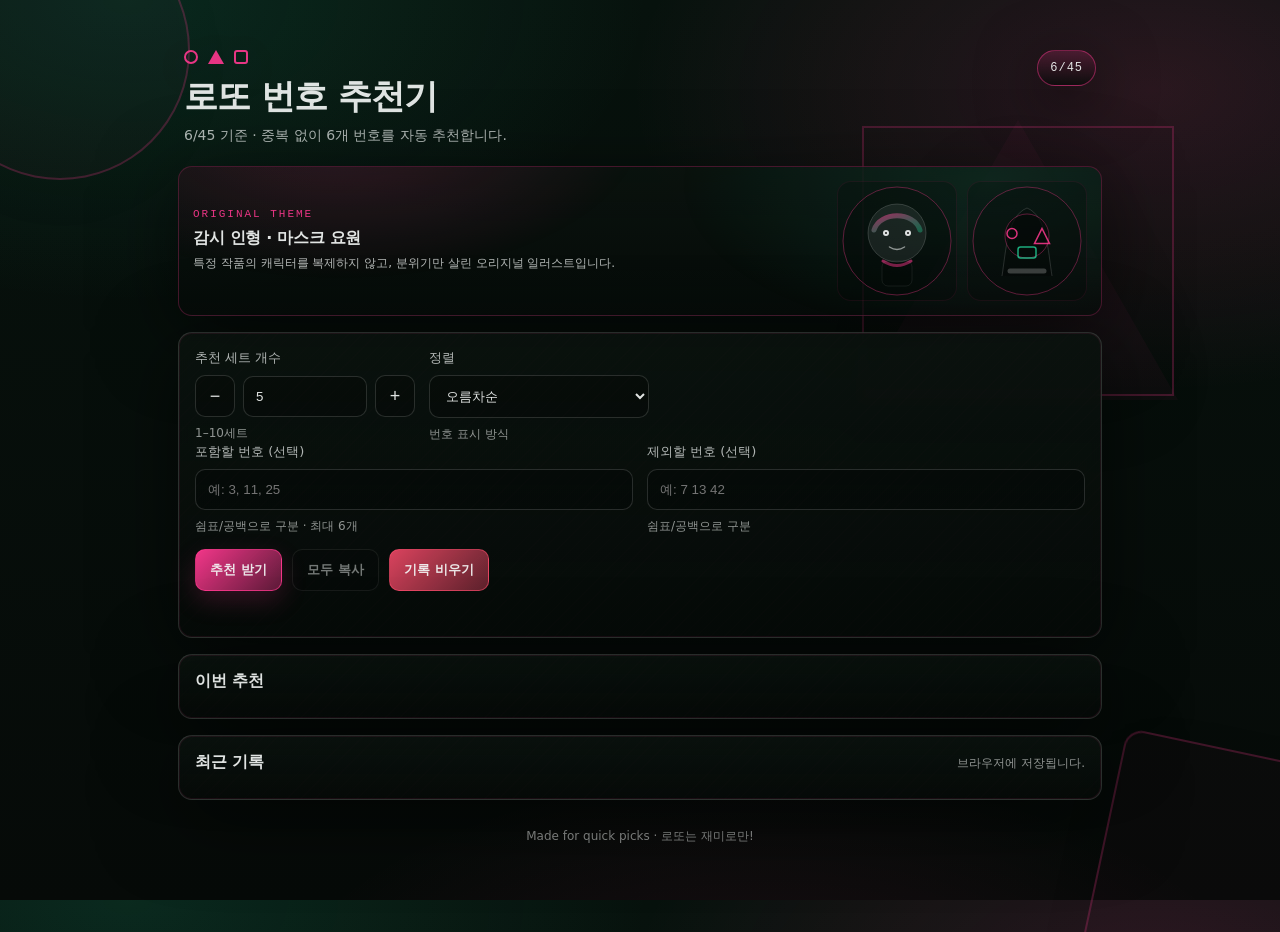
<file: index.html>
<!doctype html>
<html lang="ko">
  <head>
    <meta charset="UTF-8" />
    <meta name="viewport" content="width=device-width, initial-scale=1.0" />
    <meta name="color-scheme" content="light dark" />
    <title>로또 번호 추천기 (6/45)</title>
    <link rel="stylesheet" href="./style.css" />
  </head>
  <body>
    <div class="bgShapes" aria-hidden="true">
      <span class="shape circle"></span>
      <span class="shape triangle"></span>
      <span class="shape square"></span>
    </div>
    <main class="app" aria-label="로또 번호 추천기">
      <header class="header">
        <div>
          <div class="mark" aria-hidden="true">
            <span class="m circle"></span>
            <span class="m triangle"></span>
            <span class="m square"></span>
          </div>
          <h1 class="title">로또 번호 추천기</h1>
          <p class="subtitle">6/45 기준 · 중복 없이 6개 번호를 자동 추천합니다.</p>
        </div>
        <div class="badge" aria-label="로또 타입">
          <span class="badgeText">6/45</span>
        </div>
      </header>

      <section class="hero" aria-label="테마 일러스트">
        <div class="heroCard">
          <div class="heroText">
            <div class="heroKicker">ORIGINAL THEME</div>
            <div class="heroTitle">감시 인형 · 마스크 요원</div>
            <div class="heroSub">
              특정 작품의 캐릭터를 복제하지 않고, 분위기만 살린 오리지널 일러스트입니다.
            </div>
          </div>

          <div class="heroArt" aria-hidden="true">
            <!-- Original “watcher doll” (not a copyrighted character) -->
            <svg class="art" viewBox="0 0 240 240" role="img" aria-label="감시 인형 일러스트">
              <defs>
                <linearGradient id="dollGlow" x1="0" y1="0" x2="1" y2="1">
                  <stop offset="0" stop-color="rgba(255,57,144,0.55)" />
                  <stop offset="1" stop-color="rgba(34,212,154,0.35)" />
                </linearGradient>
              </defs>
              <circle cx="120" cy="120" r="108" fill="rgba(0,0,0,0.18)" stroke="rgba(255,57,144,0.35)" stroke-width="2" />
              <circle cx="120" cy="104" r="58" fill="rgba(243,246,245,0.08)" stroke="rgba(255,255,255,0.16)" stroke-width="2" />
              <path d="M74 98 C86 60, 154 60, 166 98" fill="none" stroke="url(#dollGlow)" stroke-width="10" stroke-linecap="round" />
              <circle cx="98" cy="104" r="6" fill="rgba(243,246,245,0.9)" />
              <circle cx="142" cy="104" r="6" fill="rgba(243,246,245,0.9)" />
              <circle cx="98" cy="104" r="2" fill="rgba(6,10,8,0.95)" />
              <circle cx="142" cy="104" r="2" fill="rgba(6,10,8,0.95)" />
              <path d="M105 132 Q120 142 135 132" fill="none" stroke="rgba(243,246,245,0.55)" stroke-width="3" stroke-linecap="round" />
              <path d="M92 160 Q120 178 148 160" fill="none" stroke="rgba(255,57,144,0.55)" stroke-width="6" stroke-linecap="round" />
              <rect x="90" y="160" width="60" height="50" rx="12" fill="rgba(0,0,0,0.16)" stroke="rgba(255,255,255,0.14)" />
            </svg>

            <!-- Original “masked agent” (generic geometric mask) -->
            <svg class="art" viewBox="0 0 240 240" role="img" aria-label="마스크 요원 일러스트">
              <circle cx="120" cy="120" r="108" fill="rgba(0,0,0,0.18)" stroke="rgba(255,57,144,0.35)" stroke-width="2" />
              <path
                d="M70 190 C78 140, 80 70, 120 54 C160 70, 162 140, 170 190"
                fill="rgba(0,0,0,0.22)"
                stroke="rgba(255,255,255,0.14)"
                stroke-width="2"
              />
              <circle cx="120" cy="110" r="44" fill="rgba(6,10,8,0.75)" stroke="rgba(255,57,144,0.35)" stroke-width="2" />
              <circle cx="90" cy="105" r="10" fill="none" stroke="rgba(255,57,144,0.85)" stroke-width="3" />
              <path d="M150 95 L165 125 L135 125 Z" fill="none" stroke="rgba(255,57,144,0.85)" stroke-width="3" />
              <rect x="102" y="132" width="36" height="22" rx="5" fill="none" stroke="rgba(34,212,154,0.8)" stroke-width="3" />
              <path d="M86 180 H154" stroke="rgba(243,246,245,0.22)" stroke-width="10" stroke-linecap="round" />
            </svg>
          </div>
        </div>
      </section>

      <section class="panel" aria-label="설정">
        <div class="row">
          <label class="field">
            <span class="label">추천 세트 개수</span>
            <div class="control">
              <button class="step" id="minusSets" type="button" aria-label="세트 개수 줄이기">−</button>
              <input
                id="setCount"
                class="input"
                type="number"
                inputmode="numeric"
                min="1"
                max="10"
                value="5"
                aria-label="추천 세트 개수"
              />
              <button class="step" id="plusSets" type="button" aria-label="세트 개수 늘리기">+</button>
            </div>
            <span class="hint">1–10세트</span>
          </label>

          <label class="field">
            <span class="label">정렬</span>
            <select id="sortMode" class="select" aria-label="정렬 방식">
              <option value="asc" selected>오름차순</option>
              <option value="none">정렬 안 함</option>
            </select>
            <span class="hint">번호 표시 방식</span>
          </label>
        </div>

        <div class="row">
          <label class="field grow">
            <span class="label">포함할 번호 (선택)</span>
            <input
              id="includeNumbers"
              class="input"
              type="text"
              placeholder="예: 3, 11, 25"
              aria-label="포함할 번호 입력"
            />
            <span class="hint">쉼표/공백으로 구분 · 최대 6개</span>
          </label>

          <label class="field grow">
            <span class="label">제외할 번호 (선택)</span>
            <input
              id="excludeNumbers"
              class="input"
              type="text"
              placeholder="예: 7 13 42"
              aria-label="제외할 번호 입력"
            />
            <span class="hint">쉼표/공백으로 구분</span>
          </label>
        </div>

        <div class="actions">
          <button id="generateBtn" class="btn primary" type="button">추천 받기</button>
          <button id="copyBtn" class="btn" type="button" disabled>모두 복사</button>
          <button id="clearBtn" class="btn danger" type="button">기록 비우기</button>
        </div>

        <div class="notice" role="status" aria-live="polite" id="notice"></div>
      </section>

      <section class="panel" aria-label="추천 결과">
        <div class="panelHeader">
          <h2 class="panelTitle">이번 추천</h2>
          <div class="panelMeta" id="metaText"></div>
        </div>

        <ol class="results" id="results" aria-label="추천 번호 목록"></ol>
      </section>

      <section class="panel" aria-label="추천 기록">
        <div class="panelHeader">
          <h2 class="panelTitle">최근 기록</h2>
          <div class="panelMeta">브라우저에 저장됩니다.</div>
        </div>

        <ul class="history" id="history" aria-label="추천 기록 목록"></ul>
      </section>

      <footer class="footer">
        <span>Made for quick picks · 로또는 재미로만!</span>
      </footer>
    </main>

    <script src="./script.js"></script>
  </body>
</html>
</file>
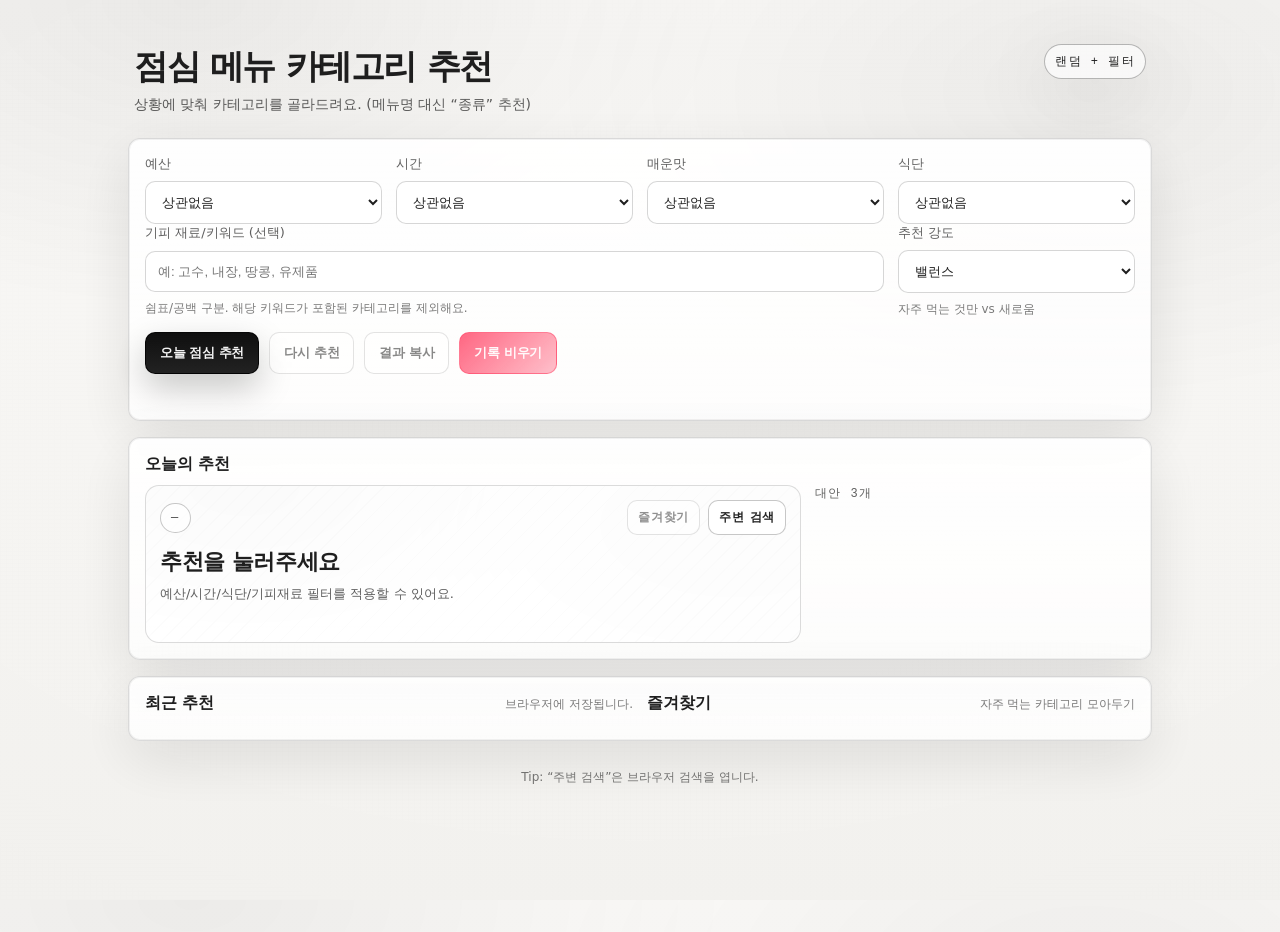
<file: lunch.html>
<!doctype html>
<html lang="ko">
  <head>
    <meta charset="UTF-8" />
    <meta name="viewport" content="width=device-width, initial-scale=1.0" />
    <meta name="color-scheme" content="light dark" />
    <title>점심 메뉴 카테고리 추천</title>
    <link rel="stylesheet" href="./lunch.css" />
  </head>
  <body>
    <main class="app" aria-label="점심 메뉴 카테고리 추천">
      <header class="header">
        <div>
          <h1 class="title">점심 메뉴 카테고리 추천</h1>
          <p class="subtitle">상황에 맞춰 카테고리를 골라드려요. (메뉴명 대신 “종류” 추천)</p>
        </div>
        <div class="pill" aria-label="팁">랜덤 + 필터</div>
      </header>

      <section class="panel" aria-label="필터">
        <div class="grid">
          <label class="field">
            <span class="label">예산</span>
            <select id="budget" class="select" aria-label="예산 선택">
              <option value="any" selected>상관없음</option>
              <option value="low">저렴(∼ 9천)</option>
              <option value="mid">보통(1만대)</option>
              <option value="high">여유(2만+)</option>
            </select>
          </label>

          <label class="field">
            <span class="label">시간</span>
            <select id="time" class="select" aria-label="시간 선택">
              <option value="any" selected>상관없음</option>
              <option value="fast">빨리(30분 내)</option>
              <option value="normal">보통</option>
              <option value="slow">여유롭게</option>
            </select>
          </label>

          <label class="field">
            <span class="label">매운맛</span>
            <select id="spice" class="select" aria-label="매운맛 선택">
              <option value="any" selected>상관없음</option>
              <option value="no">안 매운 걸로</option>
              <option value="yes">매운 것도 OK</option>
            </select>
          </label>

          <label class="field">
            <span class="label">식단</span>
            <select id="diet" class="select" aria-label="식단 선택">
              <option value="any" selected>상관없음</option>
              <option value="vegetarian">채식 위주</option>
              <option value="high_protein">단백질 위주</option>
              <option value="light">가볍게</option>
            </select>
          </label>
        </div>

        <div class="grid">
          <label class="field grow">
            <span class="label">기피 재료/키워드 (선택)</span>
            <input id="avoid" class="input" type="text" placeholder="예: 고수, 내장, 땅콩, 유제품" />
            <span class="hint">쉼표/공백 구분. 해당 키워드가 포함된 카테고리를 제외해요.</span>
          </label>

          <label class="field">
            <span class="label">추천 강도</span>
            <select id="mode" class="select" aria-label="추천 방식">
              <option value="balanced" selected>밸런스</option>
              <option value="adventurous">모험(다양성↑)</option>
              <option value="safe">무난(대중적↑)</option>
            </select>
            <span class="hint">자주 먹는 것만 vs 새로움</span>
          </label>
        </div>

        <div class="actions">
          <button id="pickBtn" class="btn primary" type="button">오늘 점심 추천</button>
          <button id="rerollBtn" class="btn" type="button" disabled>다시 추천</button>
          <button id="copyBtn" class="btn" type="button" disabled>결과 복사</button>
          <button id="clearBtn" class="btn danger" type="button">기록 비우기</button>
        </div>

        <div class="notice" id="notice" role="status" aria-live="polite"></div>
      </section>

      <section class="panel" aria-label="추천 결과">
        <div class="panelHeader">
          <h2 class="panelTitle">오늘의 추천</h2>
          <div class="panelMeta" id="meta"></div>
        </div>

        <div class="result">
          <div class="card big" id="mainCard" aria-label="메인 추천 카드">
            <div class="cardTop">
              <div class="chip" id="mainChip">—</div>
              <div class="cardActions">
                <button id="favBtn" class="miniBtn" type="button" disabled>즐겨찾기</button>
                <a id="searchLink" class="miniBtn link" href="#" target="_blank" rel="noopener">주변 검색</a>
              </div>
            </div>
            <div class="cardTitle" id="mainTitle">추천을 눌러주세요</div>
            <div class="cardDesc" id="mainDesc">예산/시간/식단/기피재료 필터를 적용할 수 있어요.</div>
            <div class="tags" id="mainTags"></div>
            <div class="examples" id="mainExamples"></div>
          </div>

          <div class="side">
            <div class="sideTitle">대안 3개</div>
            <div class="altList" id="alts"></div>
          </div>
        </div>
      </section>

      <section class="panel" aria-label="최근 기록과 즐겨찾기">
        <div class="twoCol">
          <div>
            <div class="panelHeader">
              <h2 class="panelTitle">최근 추천</h2>
              <div class="panelMeta">브라우저에 저장됩니다.</div>
            </div>
            <ul class="list" id="history"></ul>
          </div>

          <div>
            <div class="panelHeader">
              <h2 class="panelTitle">즐겨찾기</h2>
              <div class="panelMeta">자주 먹는 카테고리 모아두기</div>
            </div>
            <ul class="list" id="favs"></ul>
          </div>
        </div>
      </section>

      <footer class="footer">
        <span>Tip: “주변 검색”은 브라우저 검색을 엽니다.</span>
      </footer>
    </main>

    <script src="./lunch.js"></script>
  </body>
</html>
</file>
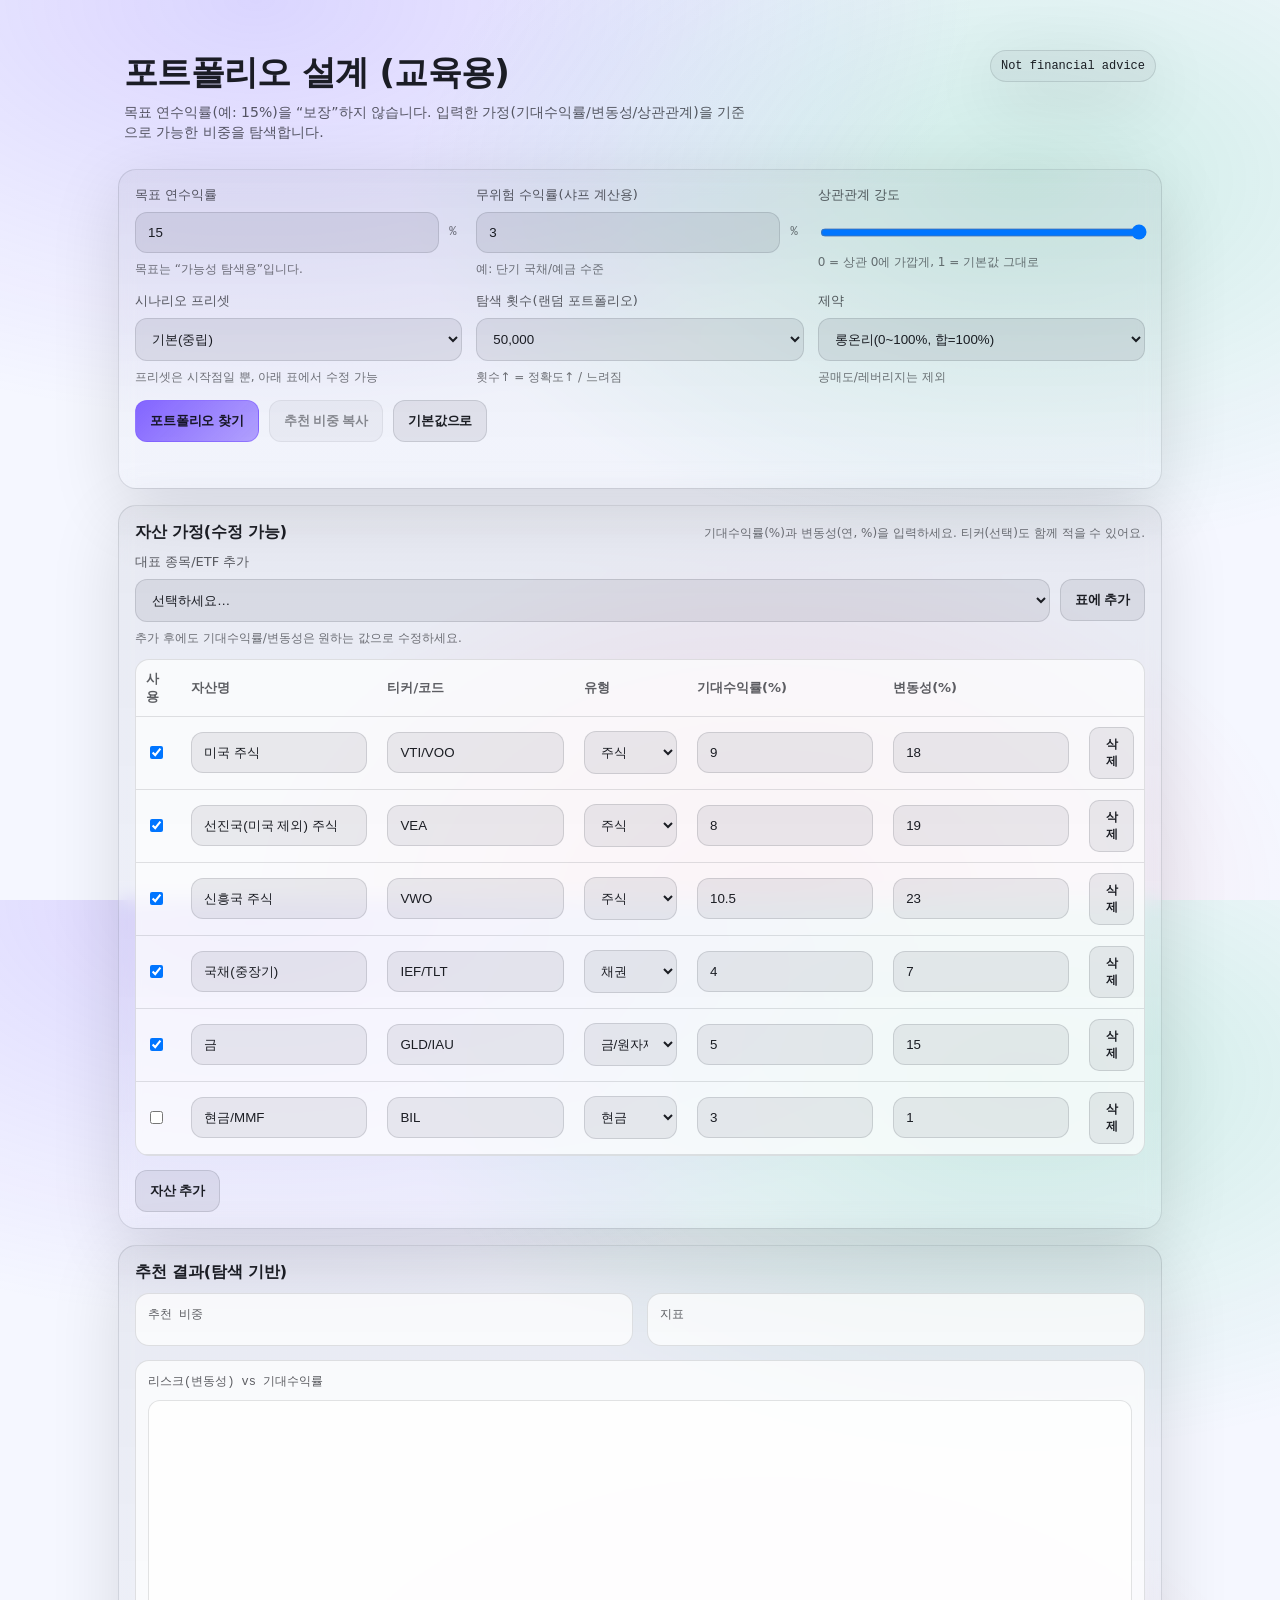
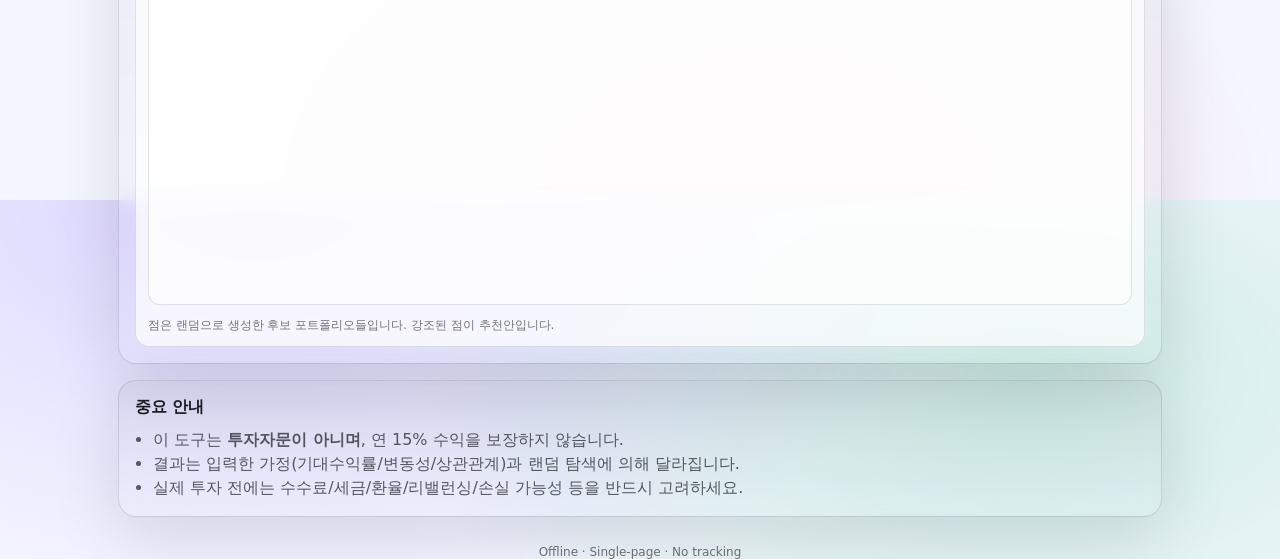
<file: portfolio.html>
<!doctype html>
<html lang="ko">
  <head>
    <meta charset="UTF-8" />
    <meta name="viewport" content="width=device-width, initial-scale=1.0" />
    <meta name="color-scheme" content="light dark" />
    <title>포트폴리오 설계(교육용) · 목표 연수익률 15%</title>
    <link rel="stylesheet" href="./portfolio.css" />
  </head>
  <body>
    <main class="app" aria-label="포트폴리오 설계 도구">
      <header class="header">
        <div>
          <h1 class="title">포트폴리오 설계 (교육용)</h1>
          <p class="subtitle">
            목표 연수익률(예: 15%)을 “보장”하지 않습니다. 입력한 가정(기대수익률/변동성/상관관계)을 기준으로
            가능한 비중을 탐색합니다.
          </p>
        </div>
        <div class="badge" aria-label="주의">Not financial advice</div>
      </header>

      <section class="panel" aria-label="가정과 설정">
        <div class="grid">
          <label class="field">
            <span class="label">목표 연수익률</span>
            <div class="inline">
              <input id="targetReturn" class="input" type="number" step="0.1" value="15" />
              <span class="unit">%</span>
            </div>
            <span class="hint">목표는 “가능성 탐색용”입니다.</span>
          </label>

          <label class="field">
            <span class="label">무위험 수익률(샤프 계산용)</span>
            <div class="inline">
              <input id="rfRate" class="input" type="number" step="0.1" value="3" />
              <span class="unit">%</span>
            </div>
            <span class="hint">예: 단기 국채/예금 수준</span>
          </label>

          <label class="field">
            <span class="label">상관관계 강도</span>
            <input id="corrScale" class="range" type="range" min="0" max="1" step="0.05" value="1" />
            <span class="hint">0 = 상관 0에 가깝게, 1 = 기본값 그대로</span>
          </label>

          <label class="field">
            <span class="label">시나리오 프리셋</span>
            <select id="preset" class="select">
              <option value="balanced" selected>기본(중립)</option>
              <option value="bull">강세(주식 수익↑)</option>
              <option value="bear">약세(주식 수익↓)</option>
            </select>
            <span class="hint">프리셋은 시작점일 뿐, 아래 표에서 수정 가능</span>
          </label>

          <label class="field">
            <span class="label">탐색 횟수(랜덤 포트폴리오)</span>
            <select id="trials" class="select">
              <option value="20000">20,000</option>
              <option value="50000" selected>50,000</option>
              <option value="100000">100,000</option>
              <option value="200000">200,000</option>
            </select>
            <span class="hint">횟수↑ = 정확도↑ / 느려짐</span>
          </label>

          <label class="field">
            <span class="label">제약</span>
            <select id="constraints" class="select">
              <option value="long_only" selected>롱온리(0~100%, 합=100%)</option>
              <option value="capped">롱온리 + 개별 최대 60%</option>
            </select>
            <span class="hint">공매도/레버리지는 제외</span>
          </label>
        </div>

        <div class="actions">
          <button id="runBtn" class="btn primary" type="button">포트폴리오 찾기</button>
          <button id="copyBtn" class="btn" type="button" disabled>추천 비중 복사</button>
          <button id="resetBtn" class="btn" type="button">기본값으로</button>
        </div>

        <div class="notice" role="status" aria-live="polite" id="notice"></div>
      </section>

      <section class="panel" aria-label="자산 가정 입력">
        <div class="panelHeader">
          <h2 class="panelTitle">자산 가정(수정 가능)</h2>
          <div class="panelMeta">기대수익률(%)과 변동성(연, %)을 입력하세요. 티커(선택)도 함께 적을 수 있어요.</div>
        </div>

        <div class="quickAdd" aria-label="대표 종목/ETF 빠른 추가">
          <label class="field">
            <span class="label">대표 종목/ETF 추가</span>
            <div class="quickAddRow">
              <select id="quickAddSelect" class="select" aria-label="대표 종목/ETF 목록"></select>
              <button id="quickAddBtn" class="btn" type="button">표에 추가</button>
            </div>
            <span class="hint">추가 후에도 기대수익률/변동성은 원하는 값으로 수정하세요.</span>
          </label>
        </div>

        <div class="tableWrap" role="region" aria-label="자산 가정 표" tabindex="0">
          <table class="table">
            <thead>
              <tr>
                <th>사용</th>
                <th>자산명</th>
                <th>티커/코드</th>
                <th>유형</th>
                <th>기대수익률(%)</th>
                <th>변동성(%)</th>
                <th></th>
              </tr>
            </thead>
            <tbody id="assetBody"></tbody>
          </table>
        </div>

        <div class="actions">
          <button id="addAssetBtn" class="btn" type="button">자산 추가</button>
        </div>
      </section>

      <section class="panel" aria-label="결과">
        <div class="panelHeader">
          <h2 class="panelTitle">추천 결과(탐색 기반)</h2>
          <div class="panelMeta" id="resultMeta"></div>
        </div>

        <div class="resultGrid">
          <div class="card">
            <div class="cardTitle">추천 비중</div>
            <div id="alloc" class="alloc" aria-label="추천 비중 리스트"></div>
          </div>

          <div class="card">
            <div class="cardTitle">지표</div>
            <div class="metrics" id="metrics"></div>
          </div>

          <div class="card span2">
            <div class="cardTitle">리스크(변동성) vs 기대수익률</div>
            <canvas id="chart" width="820" height="420" aria-label="산점도 차트"></canvas>
            <div class="chartHint">점은 랜덤으로 생성한 후보 포트폴리오들입니다. 강조된 점이 추천안입니다.</div>
          </div>
        </div>
      </section>

      <section class="panel" aria-label="면책">
        <h2 class="panelTitle">중요 안내</h2>
        <ul class="disclaimer">
          <li>이 도구는 <strong>투자자문이 아니며</strong>, 연 15% 수익을 보장하지 않습니다.</li>
          <li>결과는 입력한 가정(기대수익률/변동성/상관관계)과 랜덤 탐색에 의해 달라집니다.</li>
          <li>실제 투자 전에는 수수료/세금/환율/리밸런싱/손실 가능성 등을 반드시 고려하세요.</li>
        </ul>
      </section>

      <footer class="footer">
        <span>Offline · Single-page · No tracking</span>
      </footer>
    </main>

    <script src="./portfolio.js"></script>
  </body>
</html>
</file>
<file: style.css>
:root {
  /* Squid-game-ish: deep green + hot pink + hard edges */
  --bg: #060a08;
  --bg2: #07120d;
  --panel: rgba(6, 10, 8, 0.72);
  --panel-2: rgba(10, 18, 14, 0.82);
  --text: rgba(243, 246, 245, 0.92);
  --muted: rgba(243, 246, 245, 0.72);
  --muted-2: rgba(243, 246, 245, 0.58);
  --border: rgba(255, 255, 255, 0.14);
  --shadow: 0 18px 80px rgba(0, 0, 0, 0.55);
  --focus: rgba(255, 57, 144, 0.5);
  --primary: #ff3990;
  --danger: #ff4d6d;
  --ok: #22d49a;
  --radius: 14px;
  --radius2: 10px;
  --line: rgba(255, 57, 144, 0.35);
  --mono: ui-monospace, SFMono-Regular, Menlo, Monaco, Consolas, "Liberation Mono", "Courier New",
    monospace;
  --sans: ui-sans-serif, system-ui, -apple-system, Segoe UI, Roboto, "Apple SD Gothic Neo", "Noto Sans KR",
    "Malgun Gothic", Arial, "Apple Color Emoji", "Segoe UI Emoji";
}

/* 이 테마는 명시적으로 “어두운 게임” 감성이라 라이트 테마도 동일 톤 유지 */

* {
  box-sizing: border-box;
}

html,
body {
  height: 100%;
}

body {
  margin: 0;
  font-family: var(--sans);
  color: var(--text);
  background: radial-gradient(900px 520px at 10% 0%, rgba(34, 212, 154, 0.12), transparent 58%),
    radial-gradient(900px 520px at 90% 10%, rgba(255, 57, 144, 0.14), transparent 58%),
    radial-gradient(900px 520px at 60% 120%, rgba(255, 57, 144, 0.1), transparent 60%),
    linear-gradient(180deg, var(--bg2), var(--bg));
  overflow-x: hidden;
}

.bgShapes {
  position: fixed;
  inset: 0;
  pointer-events: none;
  z-index: 0;
  opacity: 0.65;
}

.shape {
  position: absolute;
  display: block;
  filter: drop-shadow(0 14px 40px rgba(0, 0, 0, 0.6));
  border: 2px solid var(--line);
  background: rgba(255, 57, 144, 0.03);
}

.shape.circle {
  width: 260px;
  height: 260px;
  border-radius: 999px;
  top: -80px;
  left: -70px;
}

.shape.square {
  width: 240px;
  height: 240px;
  border-radius: 18px;
  bottom: -90px;
  right: -60px;
  transform: rotate(12deg);
}

.shape.triangle {
  width: 0;
  height: 0;
  border: none;
  background: none;
  border-left: 160px solid transparent;
  border-right: 160px solid transparent;
  border-bottom: 280px solid rgba(255, 57, 144, 0.06);
  top: 120px;
  right: 8%;
  filter: drop-shadow(0 18px 50px rgba(0, 0, 0, 0.65));
}
.shape.triangle::after {
  content: "";
  position: absolute;
  left: -156px;
  top: 6px;
  width: 0;
  height: 0;
  border-left: 156px solid transparent;
  border-right: 156px solid transparent;
  border-bottom: 270px solid transparent;
  outline: 2px solid var(--line);
  outline-offset: -2px;
}

.app {
  max-width: 960px;
  margin: 32px auto 48px;
  padding: 0 18px;
  position: relative;
  z-index: 1;
}

.header {
  display: flex;
  align-items: flex-start;
  justify-content: space-between;
  gap: 16px;
  padding: 18px 6px 10px;
}

.mark {
  display: flex;
  align-items: center;
  gap: 10px;
  margin-bottom: 10px;
}
.m {
  display: inline-block;
  border: 2px solid rgba(255, 57, 144, 0.9);
  filter: drop-shadow(0 10px 22px rgba(255, 57, 144, 0.18));
}
.m.circle {
  width: 14px;
  height: 14px;
  border-radius: 999px;
}
.m.square {
  width: 14px;
  height: 14px;
  border-radius: 3px;
}
.m.triangle {
  width: 0;
  height: 0;
  border: none;
  filter: drop-shadow(0 10px 22px rgba(255, 57, 144, 0.18));
  border-left: 8px solid transparent;
  border-right: 8px solid transparent;
  border-bottom: 14px solid rgba(255, 57, 144, 0.9);
}

.title {
  margin: 0;
  letter-spacing: -0.03em;
  font-size: clamp(22px, 3vw, 34px);
  text-transform: uppercase;
}

.subtitle {
  margin: 6px 0 0;
  color: var(--muted);
  font-size: 14px;
  line-height: 1.4;
}

.badge {
  font-family: var(--mono);
  font-size: 12px;
  color: var(--text);
  padding: 10px 12px;
  border: 1px solid rgba(255, 57, 144, 0.45);
  border-radius: 999px;
  background: linear-gradient(180deg, rgba(255, 57, 144, 0.18), rgba(6, 10, 8, 0.72));
  box-shadow: 0 14px 60px rgba(0, 0, 0, 0.55);
  user-select: none;
}

.badgeText {
  display: inline-block;
  letter-spacing: 0.08em;
}

.panel {
  margin-top: 16px;
  padding: 16px;
  border: 1px solid var(--border);
  border-radius: var(--radius);
  background: linear-gradient(180deg, rgba(10, 18, 14, 0.92), rgba(6, 10, 8, 0.72));
  box-shadow: var(--shadow), inset 0 0 0 1px rgba(255, 57, 144, 0.08);
  backdrop-filter: blur(6px);
  position: relative;
}
.panel::before {
  content: "";
  position: absolute;
  inset: 0;
  border-radius: inherit;
  pointer-events: none;
  background: repeating-linear-gradient(
    135deg,
    rgba(255, 57, 144, 0.04) 0px,
    rgba(255, 57, 144, 0.04) 1px,
    transparent 1px,
    transparent 10px
  );
  opacity: 0.18;
}

.row {
  display: flex;
  gap: 14px;
  flex-wrap: wrap;
}

.field {
  display: grid;
  gap: 8px;
  min-width: 220px;
}

.field.grow {
  flex: 1;
  min-width: 240px;
}

.label {
  font-size: 13px;
  color: var(--muted);
}

.hint {
  font-size: 12px;
  color: var(--muted-2);
}

.control {
  display: grid;
  grid-template-columns: 40px 1fr 40px;
  gap: 8px;
  align-items: center;
}

.input,
.select {
  width: 100%;
  border: 1px solid rgba(255, 255, 255, 0.14);
  border-radius: var(--radius2);
  padding: 12px 12px;
  background: rgba(0, 0, 0, 0.22);
  color: var(--text);
  outline: none;
}

.select {
  padding-right: 34px;
}

.input:focus,
.select:focus,
.step:focus,
.btn:focus {
  box-shadow: 0 0 0 4px var(--focus);
  border-color: rgba(255, 57, 144, 0.65);
}

.step {
  border: 1px solid rgba(255, 255, 255, 0.14);
  border-radius: var(--radius2);
  background: rgba(0, 0, 0, 0.22);
  color: var(--text);
  height: 42px;
  cursor: pointer;
  user-select: none;
  font-size: 18px;
}
.step:hover {
  border-color: rgba(255, 57, 144, 0.55);
}

.actions {
  display: flex;
  gap: 10px;
  flex-wrap: wrap;
  margin-top: 14px;
}

.btn {
  border: 1px solid rgba(255, 255, 255, 0.14);
  border-radius: var(--radius2);
  padding: 11px 14px;
  background: rgba(0, 0, 0, 0.22);
  color: var(--text);
  cursor: pointer;
  user-select: none;
  font-weight: 800;
  letter-spacing: 0.02em;
  text-transform: uppercase;
}

.btn:disabled {
  opacity: 0.5;
  cursor: not-allowed;
}

.btn.primary {
  background: linear-gradient(135deg, rgba(255, 57, 144, 0.95), rgba(255, 57, 144, 0.35));
  border-color: rgba(255, 57, 144, 0.65);
  box-shadow: 0 10px 26px rgba(255, 57, 144, 0.18);
}

.btn.danger {
  background: linear-gradient(135deg, rgba(255, 77, 109, 0.85), rgba(255, 77, 109, 0.35));
  border-color: rgba(255, 77, 109, 0.55);
}
.btn:hover:not(:disabled) {
  border-color: rgba(255, 57, 144, 0.55);
}

.notice {
  margin-top: 12px;
  min-height: 18px;
  font-size: 13px;
  color: var(--muted);
}

.notice.ok {
  color: rgba(33, 192, 122, 0.95);
}

.notice.err {
  color: rgba(255, 77, 109, 0.95);
}

.panelHeader {
  display: flex;
  align-items: baseline;
  justify-content: space-between;
  gap: 12px;
  margin-bottom: 10px;
}

.panelTitle {
  margin: 0;
  font-size: 16px;
  letter-spacing: -0.01em;
}

.panelMeta {
  color: var(--muted-2);
  font-size: 12px;
}

.hero {
  margin-top: 10px;
}

.heroCard {
  border: 1px solid rgba(255, 57, 144, 0.25);
  border-radius: var(--radius);
  background: linear-gradient(180deg, rgba(10, 18, 14, 0.88), rgba(6, 10, 8, 0.7));
  box-shadow: var(--shadow);
  padding: 14px;
  display: grid;
  grid-template-columns: 1fr auto;
  gap: 12px;
  align-items: center;
  position: relative;
  overflow: hidden;
}

.heroCard::before {
  content: "";
  position: absolute;
  inset: -40px;
  background: radial-gradient(520px 260px at 20% 0%, rgba(255, 57, 144, 0.18), transparent 60%),
    radial-gradient(520px 260px at 85% 25%, rgba(34, 212, 154, 0.12), transparent 62%);
  opacity: 0.9;
  pointer-events: none;
}

.heroText {
  position: relative;
  z-index: 1;
}

.heroKicker {
  font-family: var(--mono);
  letter-spacing: 0.18em;
  font-size: 11px;
  color: rgba(255, 57, 144, 0.9);
  text-transform: uppercase;
}

.heroTitle {
  margin-top: 8px;
  font-weight: 900;
  letter-spacing: -0.02em;
  font-size: 16px;
}

.heroSub {
  margin-top: 6px;
  color: var(--muted);
  font-size: 12px;
  max-width: 56ch;
  line-height: 1.45;
}

.heroArt {
  position: relative;
  z-index: 1;
  display: flex;
  gap: 10px;
  align-items: center;
}

.art {
  width: 120px;
  height: 120px;
  border-radius: 14px;
  background: rgba(0, 0, 0, 0.18);
  box-shadow: inset 0 0 0 1px rgba(255, 57, 144, 0.08);
}

@media (max-width: 760px) {
  .heroCard {
    grid-template-columns: 1fr;
  }
  .heroArt {
    justify-content: flex-start;
  }
}

.results {
  list-style: none;
  margin: 0;
  padding: 0;
  display: grid;
  gap: 10px;
}

.resultRow {
  display: flex;
  align-items: center;
  justify-content: space-between;
  gap: 12px;
  padding: 12px 12px;
  border: 1px solid rgba(255, 255, 255, 0.14);
  border-radius: 14px;
  background: rgba(0, 0, 0, 0.22);
  box-shadow: inset 0 0 0 1px rgba(255, 57, 144, 0.06);
}

.setLabel {
  color: var(--muted);
  font-size: 12px;
  font-family: var(--mono);
  min-width: 74px;
  letter-spacing: 0.12em;
}

.balls {
  display: flex;
  gap: 8px;
  flex-wrap: wrap;
  justify-content: flex-end;
}

.ball {
  width: 38px;
  height: 38px;
  border-radius: 999px;
  display: inline-grid;
  place-items: center;
  font-family: var(--mono);
  font-weight: 800;
  letter-spacing: -0.03em;
  border: 1px solid rgba(255, 57, 144, 0.35);
  background: radial-gradient(circle at 30% 30%, rgba(255, 255, 255, 0.35), rgba(0, 0, 0, 0.2) 55%),
    rgba(255, 57, 144, 0.06);
  box-shadow: 0 10px 26px rgba(0, 0, 0, 0.4);
  user-select: none;
}

.ball.y {
  background: radial-gradient(circle at 30% 30%, rgba(255, 255, 255, 0.45), rgba(0, 0, 0, 0.2) 55%),
    rgba(255, 57, 144, 0.09);
}
.ball.b {
  background: radial-gradient(circle at 30% 30%, rgba(255, 255, 255, 0.45), rgba(0, 0, 0, 0.2) 55%),
    rgba(34, 212, 154, 0.08);
}
.ball.r {
  background: radial-gradient(circle at 30% 30%, rgba(255, 255, 255, 0.45), rgba(0, 0, 0, 0.2) 55%),
    rgba(255, 57, 144, 0.14);
}
.ball.g {
  background: radial-gradient(circle at 30% 30%, rgba(255, 255, 255, 0.45), rgba(0, 0, 0, 0.2) 55%),
    rgba(34, 212, 154, 0.14);
}
.ball.d {
  background: radial-gradient(circle at 30% 30%, rgba(255, 255, 255, 0.45), rgba(0, 0, 0, 0.2) 55%),
    rgba(255, 255, 255, 0.06);
}

.history {
  list-style: none;
  margin: 0;
  padding: 0;
  display: grid;
  gap: 10px;
}

.historyItem {
  display: grid;
  gap: 8px;
  padding: 12px;
  border: 1px solid rgba(255, 255, 255, 0.14);
  border-radius: 14px;
  background: rgba(0, 0, 0, 0.22);
}

.historyTop {
  display: flex;
  justify-content: space-between;
  gap: 10px;
  align-items: baseline;
}

.historyTime {
  color: var(--muted);
  font-size: 12px;
  font-family: var(--mono);
}

.historyActions {
  display: flex;
  gap: 8px;
}

.miniBtn {
  border: 1px solid rgba(255, 255, 255, 0.14);
  border-radius: 10px;
  padding: 8px 10px;
  background: rgba(0, 0, 0, 0.22);
  color: var(--text);
  cursor: pointer;
  font-size: 12px;
  font-weight: 700;
}
.miniBtn:hover {
  border-color: rgba(255, 57, 144, 0.55);
}

.footer {
  margin-top: 18px;
  color: var(--muted-2);
  font-size: 12px;
  text-align: center;
  padding: 10px 4px 0;
}
</file>
<file: lunch.css>
:root {
  /* Monochrome cooking-show editorial: white base + black ink + small red accent */
  --bg: #f5f4f1;
  --panel: rgba(255, 255, 255, 0.78);
  --panel2: rgba(255, 255, 255, 0.92);
  --text: rgba(12, 12, 12, 0.92);
  --muted: rgba(12, 12, 12, 0.66);
  --muted2: rgba(12, 12, 12, 0.54);
  --border: rgba(0, 0, 0, 0.14);
  --shadow: 0 18px 60px rgba(0, 0, 0, 0.10);
  --focus: rgba(0, 0, 0, 0.18);
  --primary: #0b0b0b;
  --accent: #e11d48; /* red stamp */
  --danger: #ff4d6d;
  --ok: #21c07a;
  --radius: 12px;
  --radius2: 10px;
  --mono: ui-monospace, SFMono-Regular, Menlo, Monaco, Consolas, "Liberation Mono", "Courier New", monospace;
  --sans: ui-sans-serif, system-ui, -apple-system, Segoe UI, Roboto, "Apple SD Gothic Neo", "Noto Sans KR",
    "Malgun Gothic", Arial;
}

/* 흑/백 대비가 핵심이라 라이트 기반 고정 */

* {
  box-sizing: border-box;
}
html,
body {
  height: 100%;
}
body {
  margin: 0;
  font-family: var(--sans);
  color: var(--text);
  background:
    radial-gradient(900px 520px at 15% 0%, rgba(0, 0, 0, 0.06), transparent 60%),
    radial-gradient(900px 520px at 85% 10%, rgba(0, 0, 0, 0.05), transparent 60%),
    linear-gradient(180deg, #fbfaf8, var(--bg));
}

.app {
  max-width: 1060px;
  margin: 32px auto 48px;
  padding: 0 18px;
  position: relative;
}

/* paper grain + soft vignette */
.app::before {
  content: "";
  position: fixed;
  inset: 0;
  pointer-events: none;
  z-index: 0;
  background:
    radial-gradient(1200px 700px at 50% 40%, rgba(0, 0, 0, 0.0) 0%, rgba(0, 0, 0, 0.10) 70%, rgba(0, 0, 0, 0.14) 100%),
    repeating-linear-gradient(0deg, rgba(0, 0, 0, 0.04) 0px, rgba(0, 0, 0, 0.04) 1px, transparent 1px, transparent 4px),
    repeating-linear-gradient(90deg, rgba(0, 0, 0, 0.03) 0px, rgba(0, 0, 0, 0.03) 1px, transparent 1px, transparent 6px);
  opacity: 0.08;
  mix-blend-mode: multiply;
}

.app {
  z-index: 1;
}

.header {
  display: flex;
  justify-content: space-between;
  gap: 14px;
  align-items: flex-start;
  padding: 12px 6px 8px;
}
.title {
  margin: 0;
  letter-spacing: -0.04em;
  font-size: clamp(22px, 3vw, 34px);
  text-transform: uppercase;
}
.subtitle {
  margin: 6px 0 0;
  color: var(--muted);
  font-size: 14px;
}
.pill {
  font-family: var(--mono);
  font-size: 12px;
  padding: 8px 10px;
  border: 1px solid rgba(0, 0, 0, 0.28);
  border-radius: 999px;
  background: rgba(255, 255, 255, 0.72);
  box-shadow: 0 18px 80px rgba(0, 0, 0, 0.10);
  user-select: none;
  letter-spacing: 0.12em;
  text-transform: uppercase;
}

.panel {
  margin-top: 16px;
  padding: 16px;
  border: 1px solid rgba(0, 0, 0, 0.14);
  border-radius: var(--radius);
  background: linear-gradient(180deg, rgba(255, 255, 255, 0.92), rgba(255, 255, 255, 0.74));
  box-shadow: var(--shadow), inset 0 0 0 1px rgba(0, 0, 0, 0.05);
  backdrop-filter: blur(8px);
}

.grid {
  display: grid;
  gap: 14px;
  grid-template-columns: repeat(4, minmax(200px, 1fr));
}
@media (max-width: 980px) {
  .grid {
    grid-template-columns: repeat(2, minmax(200px, 1fr));
  }
}
@media (max-width: 560px) {
  .grid {
    grid-template-columns: 1fr;
  }
}

.field {
  display: grid;
  gap: 8px;
}
.field.grow {
  grid-column: span 3;
}
@media (max-width: 980px) {
  .field.grow {
    grid-column: span 2;
  }
}
@media (max-width: 560px) {
  .field.grow {
    grid-column: auto;
  }
}

.label {
  color: var(--muted);
  font-size: 13px;
}
.hint {
  color: var(--muted2);
  font-size: 12px;
}

.input,
.select {
  width: 100%;
  border: 1px solid rgba(0, 0, 0, 0.16);
  border-radius: var(--radius2);
  padding: 12px;
  background: rgba(255, 255, 255, 0.92);
  color: var(--text);
  outline: none;
}
.input:focus,
.select:focus,
.btn:focus,
.miniBtn:focus {
  box-shadow: 0 0 0 4px var(--focus);
  border-color: rgba(0, 0, 0, 0.35);
}

.actions {
  display: flex;
  flex-wrap: wrap;
  gap: 10px;
  margin-top: 14px;
}
.btn {
  border: 1px solid rgba(0, 0, 0, 0.22);
  border-radius: var(--radius2);
  padding: 11px 14px;
  background: rgba(255, 255, 255, 0.92);
  color: rgba(0, 0, 0, 0.92);
  cursor: pointer;
  user-select: none;
  font-weight: 800;
  letter-spacing: -0.01em;
  text-transform: uppercase;
}
.btn.primary {
  background: linear-gradient(180deg, rgba(10, 10, 10, 0.98), rgba(10, 10, 10, 0.9));
  color: rgba(255, 255, 255, 0.95);
  border-color: rgba(0, 0, 0, 0.82);
  box-shadow: 0 14px 34px rgba(0, 0, 0, 0.22);
}
.btn.danger {
  background: linear-gradient(135deg, rgba(255, 77, 109, 0.85), rgba(255, 77, 109, 0.35));
  border-color: rgba(255, 77, 109, 0.55);
  color: rgba(255, 255, 255, 0.95);
}
.btn:disabled {
  opacity: 0.5;
  cursor: not-allowed;
}
.btn:hover:not(:disabled) {
  border-color: rgba(0, 0, 0, 0.38);
}

.notice {
  margin-top: 12px;
  min-height: 18px;
  font-size: 13px;
  color: var(--muted);
}
.notice.ok {
  color: rgba(33, 192, 122, 0.95);
}
.notice.err {
  color: rgba(255, 77, 109, 0.95);
}

.panelHeader {
  display: flex;
  align-items: baseline;
  justify-content: space-between;
  gap: 12px;
  margin-bottom: 10px;
}
.panelTitle {
  margin: 0;
  font-size: 16px;
  letter-spacing: -0.01em;
}
.panelMeta {
  color: var(--muted2);
  font-size: 12px;
}

.result {
  display: grid;
  grid-template-columns: 1fr 320px;
  gap: 14px;
}
@media (max-width: 920px) {
  .result {
    grid-template-columns: 1fr;
  }
}

.card {
  border: 1px solid rgba(0, 0, 0, 0.14);
  border-radius: 14px;
  padding: 14px;
  background: rgba(255, 255, 255, 0.92);
}

.card.big {
  position: relative;
  overflow: hidden;
}
.card.big::before {
  content: "";
  position: absolute;
  inset: 0;
  background:
    radial-gradient(520px 280px at 15% 0%, rgba(0, 0, 0, 0.10), transparent 62%),
    radial-gradient(520px 280px at 90% 25%, rgba(0, 0, 0, 0.07), transparent 62%),
    repeating-linear-gradient(
      135deg,
      rgba(0, 0, 0, 0.055) 0px,
      rgba(0, 0, 0, 0.055) 1px,
      transparent 1px,
      transparent 12px
    );
  opacity: 0.18;
  pointer-events: none;
}
.card > * {
  position: relative;
  z-index: 1;
}

.cardTop {
  display: flex;
  align-items: center;
  justify-content: space-between;
  gap: 10px;
}

.chip {
  font-family: var(--mono);
  font-size: 12px;
  padding: 7px 10px;
  border: 1px solid rgba(0, 0, 0, 0.22);
  border-radius: 999px;
  background: rgba(255, 255, 255, 0.78);
  color: rgba(0, 0, 0, 0.72);
  letter-spacing: 0.12em;
  text-transform: uppercase;
}

.cardActions {
  display: flex;
  gap: 8px;
  flex-wrap: wrap;
  justify-content: flex-end;
}

.miniBtn {
  border: 1px solid rgba(0, 0, 0, 0.22);
  border-radius: 10px;
  padding: 8px 10px;
  background: rgba(255, 255, 255, 0.92);
  color: rgba(0, 0, 0, 0.86);
  cursor: pointer;
  font-size: 12px;
  font-weight: 800;
  text-decoration: none;
  letter-spacing: 0.06em;
  text-transform: uppercase;
}
.miniBtn:hover {
  border-color: rgba(0, 0, 0, 0.34);
}
.miniBtn.link {
  display: inline-block;
}
.miniBtn:disabled {
  opacity: 0.5;
  cursor: not-allowed;
}

.cardTitle {
  margin-top: 12px;
  font-size: 22px;
  font-weight: 1000;
  letter-spacing: -0.02em;
}
.cardDesc {
  margin-top: 8px;
  color: var(--muted);
  font-size: 13px;
  line-height: 1.45;
}

.tags {
  margin-top: 12px;
  display: flex;
  flex-wrap: wrap;
  gap: 8px;
}
.tag {
  font-family: var(--mono);
  font-size: 11px;
  padding: 6px 8px;
  border: 1px solid rgba(0, 0, 0, 0.18);
  border-radius: 999px;
  background: rgba(255, 255, 255, 0.92);
  color: rgba(0, 0, 0, 0.64);
}

.examples {
  margin-top: 12px;
  display: grid;
  gap: 8px;
}
.exRow {
  display: grid;
  gap: 4px;
  padding: 10px;
  border: 1px solid rgba(0, 0, 0, 0.12);
  border-radius: 12px;
  background: rgba(255, 255, 255, 0.9);
}
.exName {
  font-weight: 900;
}
.exHint {
  color: var(--muted2);
  font-size: 12px;
}

.side {
  display: grid;
  gap: 10px;
}
.sideTitle {
  color: var(--muted);
  font-family: var(--mono);
  font-size: 12px;
  letter-spacing: 0.12em;
  text-transform: uppercase;
}
.altList {
  display: grid;
  gap: 10px;
}
.altCard {
  border: 1px solid rgba(0, 0, 0, 0.14);
  border-radius: 14px;
  padding: 12px;
  background: rgba(255, 255, 255, 0.92);
  cursor: pointer;
}
.altCard:hover {
  border-color: rgba(0, 0, 0, 0.26);
}
.altTitle {
  font-weight: 950;
  letter-spacing: -0.01em;
}
.altMeta {
  margin-top: 6px;
  color: var(--muted2);
  font-size: 12px;
}

.twoCol {
  display: grid;
  grid-template-columns: 1fr 1fr;
  gap: 14px;
}
@media (max-width: 860px) {
  .twoCol {
    grid-template-columns: 1fr;
  }
}

.list {
  list-style: none;
  padding: 0;
  margin: 0;
  display: grid;
  gap: 10px;
}
.item {
  border: 1px solid rgba(0, 0, 0, 0.14);
  border-radius: 14px;
  padding: 12px;
  background: rgba(255, 255, 255, 0.92);
  display: grid;
  gap: 8px;
}
.itemTop {
  display: flex;
  justify-content: space-between;
  gap: 10px;
  align-items: baseline;
}
.itemTime {
  color: var(--muted2);
  font-family: var(--mono);
  font-size: 12px;
}
.itemTitle {
  font-weight: 950;
}
.itemBtns {
  display: flex;
  gap: 8px;
  flex-wrap: wrap;
}

.footer {
  margin-top: 18px;
  color: var(--muted2);
  font-size: 12px;
  text-align: center;
  padding: 10px 4px 0;
}

.spin {
  animation: spin 380ms ease-in-out;
}
@keyframes spin {
  0% {
    transform: translateY(6px);
    opacity: 0.65;
  }
  60% {
    transform: translateY(-2px);
    opacity: 1;
  }
  100% {
    transform: translateY(0);
  }
}
</file>
<file: portfolio.css>
:root {
  --bg: #0b1020;
  --panel: rgba(255, 255, 255, 0.06);
  --panel2: rgba(255, 255, 255, 0.09);
  --text: rgba(255, 255, 255, 0.92);
  --muted: rgba(255, 255, 255, 0.68);
  --muted2: rgba(255, 255, 255, 0.56);
  --border: rgba(255, 255, 255, 0.12);
  --shadow: 0 16px 60px rgba(0, 0, 0, 0.35);
  --focus: rgba(124, 92, 255, 0.65);
  --primary: #7c5cff;
  --ok: #21c07a;
  --err: #ff4d6d;
  --radius: 18px;
  --mono: ui-monospace, SFMono-Regular, Menlo, Monaco, Consolas, "Liberation Mono", "Courier New",
    monospace;
  --sans: ui-sans-serif, system-ui, -apple-system, Segoe UI, Roboto, "Apple SD Gothic Neo", "Noto Sans KR",
    "Malgun Gothic", Arial;
}

@media (prefers-color-scheme: light) {
  :root {
    --bg: #f5f7ff;
    --panel: rgba(20, 24, 38, 0.06);
    --panel2: rgba(20, 24, 38, 0.08);
    --text: rgba(10, 12, 18, 0.92);
    --muted: rgba(10, 12, 18, 0.66);
    --muted2: rgba(10, 12, 18, 0.56);
    --border: rgba(20, 24, 38, 0.12);
    --shadow: 0 18px 70px rgba(10, 12, 18, 0.12);
    --focus: rgba(124, 92, 255, 0.35);
  }
}

* {
  box-sizing: border-box;
}
html,
body {
  height: 100%;
}
body {
  margin: 0;
  font-family: var(--sans);
  color: var(--text);
  background: radial-gradient(1200px 700px at 20% 0%, rgba(124, 92, 255, 0.22), transparent 60%),
    radial-gradient(1000px 600px at 80% 20%, rgba(33, 192, 122, 0.18), transparent 62%),
    radial-gradient(900px 600px at 60% 100%, rgba(255, 77, 109, 0.14), transparent 60%), var(--bg);
}

.app {
  max-width: 1080px;
  margin: 32px auto 48px;
  padding: 0 18px;
}

.header {
  display: flex;
  align-items: flex-start;
  justify-content: space-between;
  gap: 16px;
  padding: 18px 6px 10px;
}
.title {
  margin: 0;
  letter-spacing: -0.02em;
  font-size: clamp(22px, 3vw, 34px);
}
.subtitle {
  margin: 6px 0 0;
  color: var(--muted);
  font-size: 14px;
  line-height: 1.45;
  max-width: 70ch;
}
.badge {
  font-family: var(--mono);
  font-size: 12px;
  color: var(--text);
  padding: 8px 10px;
  border: 1px solid var(--border);
  border-radius: 999px;
  background: var(--panel);
  box-shadow: var(--shadow);
  user-select: none;
}

.panel {
  margin-top: 16px;
  padding: 16px;
  border: 1px solid var(--border);
  border-radius: var(--radius);
  background: linear-gradient(180deg, var(--panel), transparent 120%);
  box-shadow: var(--shadow);
  backdrop-filter: blur(10px);
}

.grid {
  display: grid;
  gap: 14px;
  grid-template-columns: repeat(3, minmax(220px, 1fr));
}
@media (max-width: 900px) {
  .grid {
    grid-template-columns: repeat(2, minmax(220px, 1fr));
  }
}
@media (max-width: 620px) {
  .grid {
    grid-template-columns: 1fr;
  }
}

.field {
  display: grid;
  gap: 8px;
  min-width: 220px;
}
.label {
  font-size: 13px;
  color: var(--muted);
}
.hint {
  font-size: 12px;
  color: var(--muted2);
}

.inline {
  display: grid;
  grid-template-columns: 1fr auto;
  align-items: center;
  gap: 10px;
}
.unit {
  color: var(--muted2);
  font-family: var(--mono);
  font-size: 12px;
  padding-right: 6px;
}

.input,
.select {
  width: 100%;
  border: 1px solid var(--border);
  border-radius: 12px;
  padding: 12px 12px;
  background: var(--panel2);
  color: var(--text);
  outline: none;
}
.range {
  width: 100%;
}

.input:focus,
.select:focus,
.btn:focus,
.miniBtn:focus {
  box-shadow: 0 0 0 4px var(--focus);
  border-color: rgba(124, 92, 255, 0.5);
}

.actions {
  display: flex;
  gap: 10px;
  flex-wrap: wrap;
  margin-top: 14px;
}
.btn {
  border: 1px solid var(--border);
  border-radius: 12px;
  padding: 11px 14px;
  background: var(--panel2);
  color: var(--text);
  cursor: pointer;
  user-select: none;
  font-weight: 700;
  letter-spacing: -0.01em;
}
.btn:disabled {
  opacity: 0.5;
  cursor: not-allowed;
}
.btn.primary {
  background: linear-gradient(135deg, rgba(124, 92, 255, 0.95), rgba(124, 92, 255, 0.55));
  border-color: rgba(124, 92, 255, 0.55);
}

.notice {
  margin-top: 12px;
  min-height: 18px;
  font-size: 13px;
  color: var(--muted);
}
.notice.ok {
  color: rgba(33, 192, 122, 0.95);
}
.notice.err {
  color: rgba(255, 77, 109, 0.95);
}

.panelHeader {
  display: flex;
  align-items: baseline;
  justify-content: space-between;
  gap: 12px;
  margin-bottom: 10px;
}
.panelTitle {
  margin: 0;
  font-size: 16px;
  letter-spacing: -0.01em;
}
.panelMeta {
  color: var(--muted2);
  font-size: 12px;
}

.quickAdd {
  margin: 10px 0 12px;
}
.quickAddRow {
  display: grid;
  grid-template-columns: 1fr auto;
  gap: 10px;
  align-items: center;
}

.tableWrap {
  overflow: auto;
  border: 1px solid var(--border);
  border-radius: 14px;
  background: rgba(0, 0, 0, 0.06);
}
@media (prefers-color-scheme: light) {
  .tableWrap {
    background: rgba(255, 255, 255, 0.7);
  }
}

.table {
  width: 100%;
  border-collapse: collapse;
  min-width: 760px;
}
.table th,
.table td {
  padding: 10px 10px;
  border-bottom: 1px solid var(--border);
  text-align: left;
  font-size: 13px;
}
.table th {
  color: var(--muted);
  font-weight: 700;
}
.table td:last-child,
.table th:last-child {
  text-align: right;
}

.miniBtn {
  border: 1px solid var(--border);
  border-radius: 10px;
  padding: 8px 10px;
  background: var(--panel2);
  color: var(--text);
  cursor: pointer;
  font-size: 12px;
  font-weight: 800;
}

.resultGrid {
  display: grid;
  grid-template-columns: 1fr 1fr;
  gap: 14px;
}
@media (max-width: 900px) {
  .resultGrid {
    grid-template-columns: 1fr;
  }
}

.card {
  border: 1px solid var(--border);
  border-radius: 14px;
  padding: 12px;
  background: rgba(0, 0, 0, 0.06);
}
@media (prefers-color-scheme: light) {
  .card {
    background: rgba(255, 255, 255, 0.7);
  }
}
.cardTitle {
  color: var(--muted);
  font-size: 12px;
  font-family: var(--mono);
  margin-bottom: 10px;
}
.card.span2 {
  grid-column: span 2;
}
@media (max-width: 900px) {
  .card.span2 {
    grid-column: auto;
  }
}

.alloc {
  display: grid;
  gap: 10px;
}
.allocRow {
  display: grid;
  grid-template-columns: 1fr auto;
  gap: 10px;
  align-items: center;
  padding: 10px;
  border: 1px solid var(--border);
  border-radius: 12px;
  background: rgba(255, 255, 255, 0.04);
}
.allocName {
  font-weight: 800;
  letter-spacing: -0.01em;
}
.allocPct {
  font-family: var(--mono);
  color: var(--muted);
  font-size: 12px;
}
.bar {
  grid-column: 1 / -1;
  height: 10px;
  border-radius: 999px;
  border: 1px solid var(--border);
  background: rgba(255, 255, 255, 0.06);
  overflow: hidden;
}
.barFill {
  height: 100%;
  background: linear-gradient(90deg, rgba(124, 92, 255, 0.95), rgba(33, 192, 122, 0.8));
}

.metrics {
  display: grid;
  gap: 10px;
}
.metric {
  display: grid;
  gap: 4px;
  padding: 10px;
  border: 1px solid var(--border);
  border-radius: 12px;
  background: rgba(255, 255, 255, 0.04);
}
.metricLabel {
  font-size: 12px;
  color: var(--muted);
}
.metricValue {
  font-family: var(--mono);
  font-size: 15px;
  font-weight: 900;
}

canvas {
  width: 100%;
  height: auto;
  border: 1px solid var(--border);
  border-radius: 12px;
  background: rgba(0, 0, 0, 0.06);
}
@media (prefers-color-scheme: light) {
  canvas {
    background: rgba(255, 255, 255, 0.7);
  }
}
.chartHint {
  margin-top: 8px;
  color: var(--muted2);
  font-size: 12px;
}

.disclaimer {
  margin: 10px 0 0;
  padding-left: 18px;
  color: var(--muted);
  line-height: 1.5;
}

.footer {
  margin-top: 18px;
  color: var(--muted2);
  font-size: 12px;
  text-align: center;
  padding: 10px 4px 0;
}
</file>
